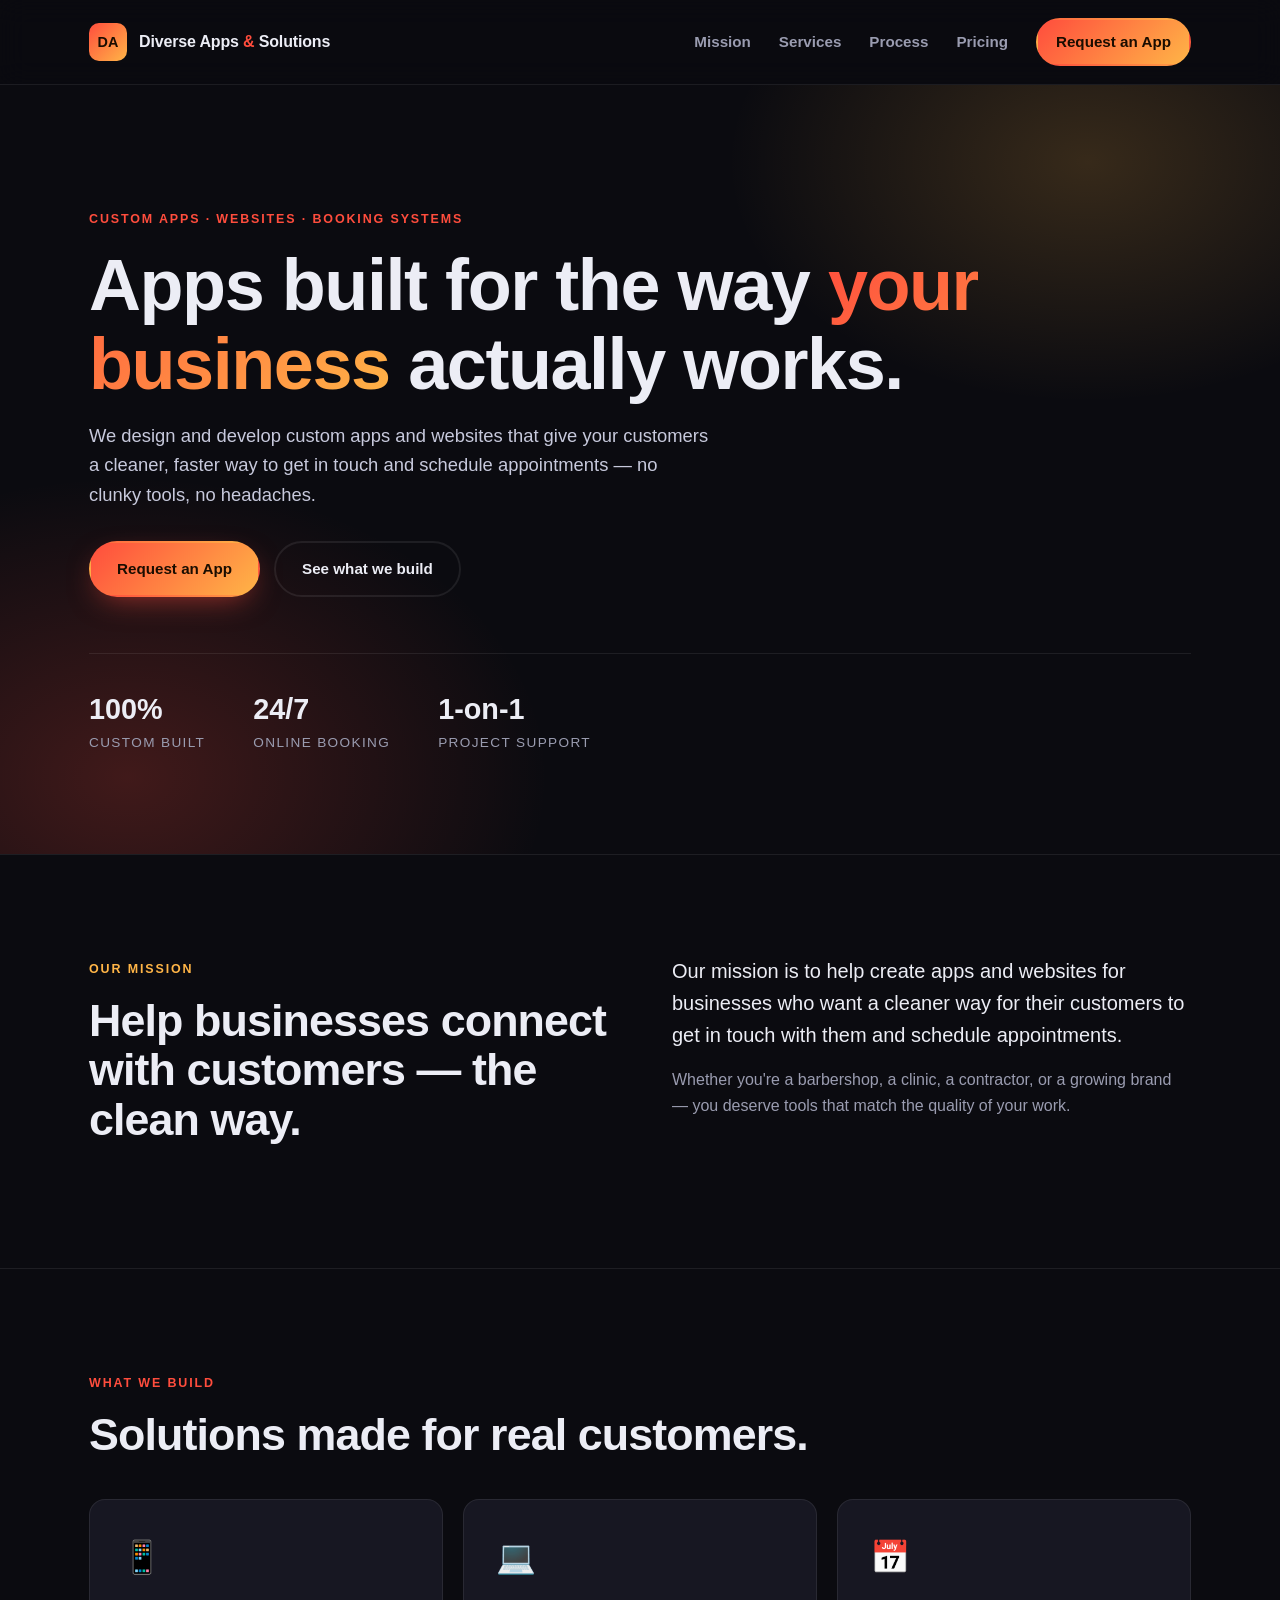
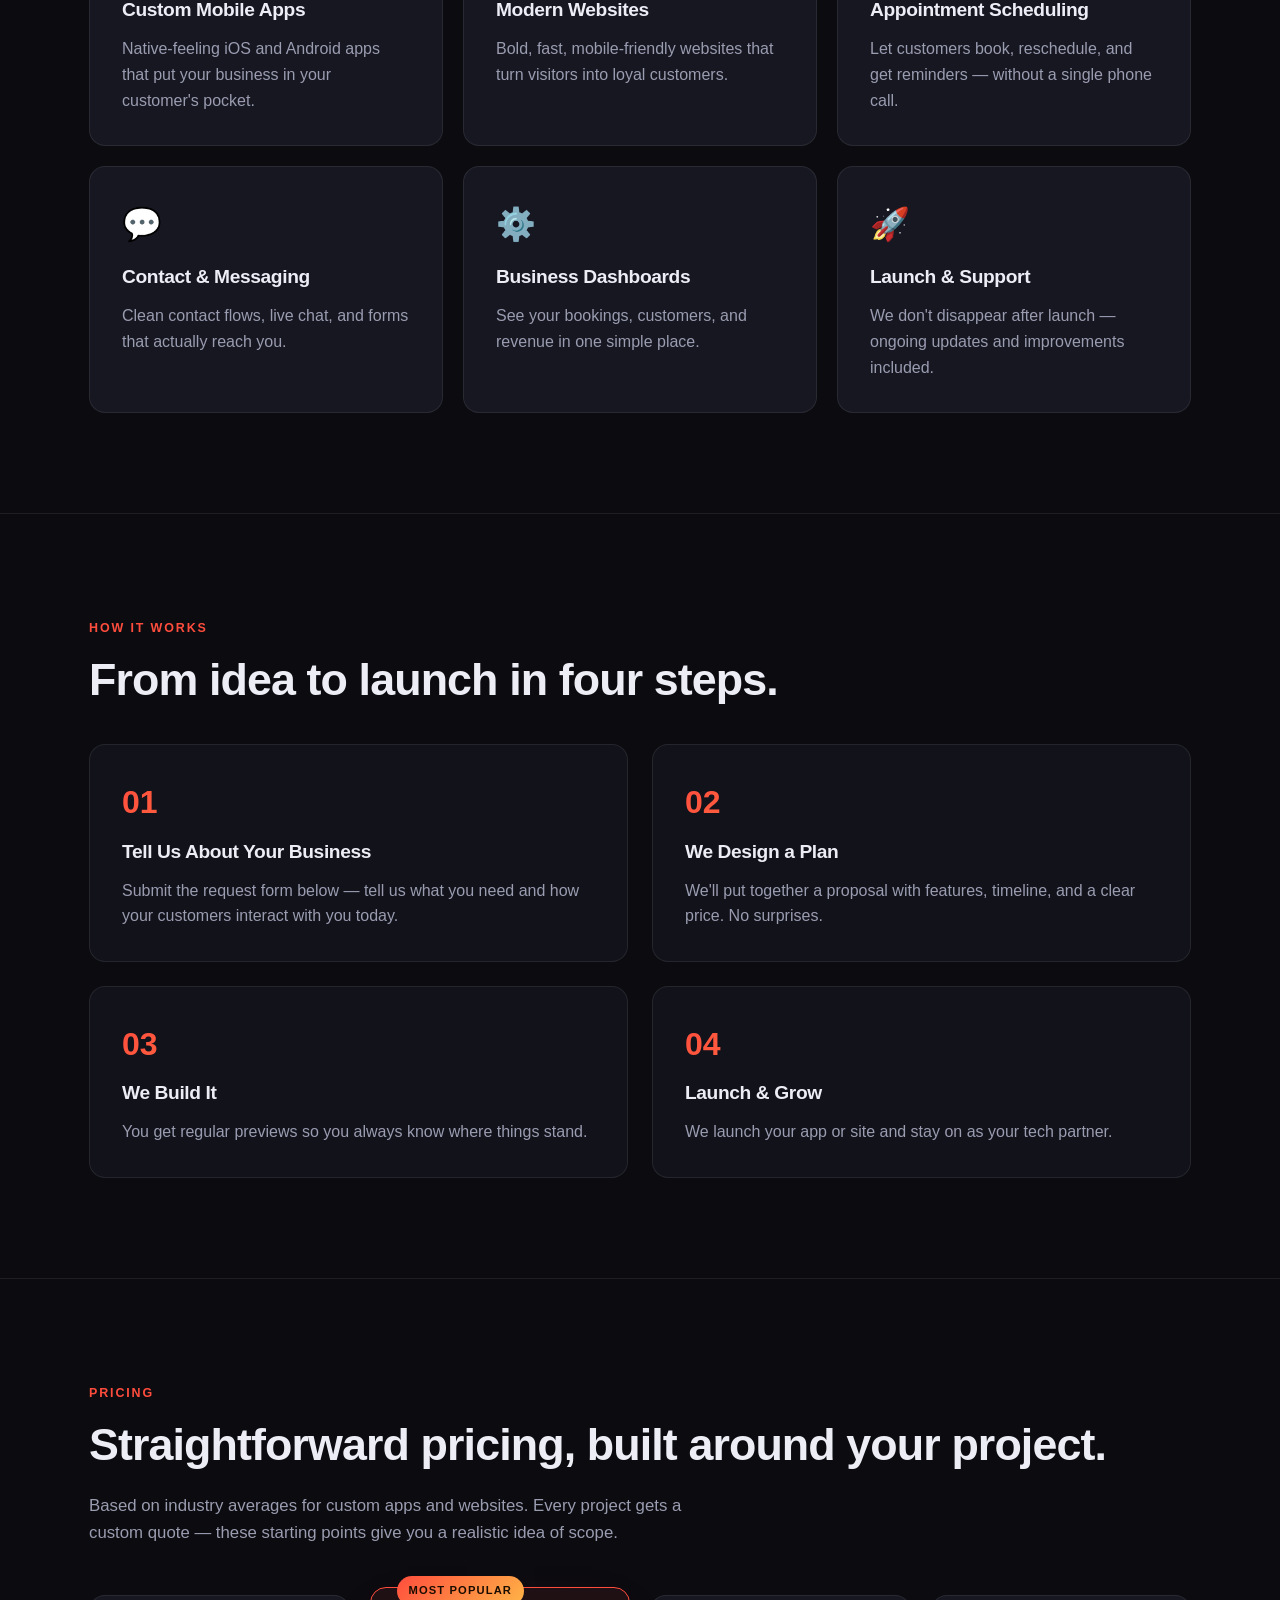
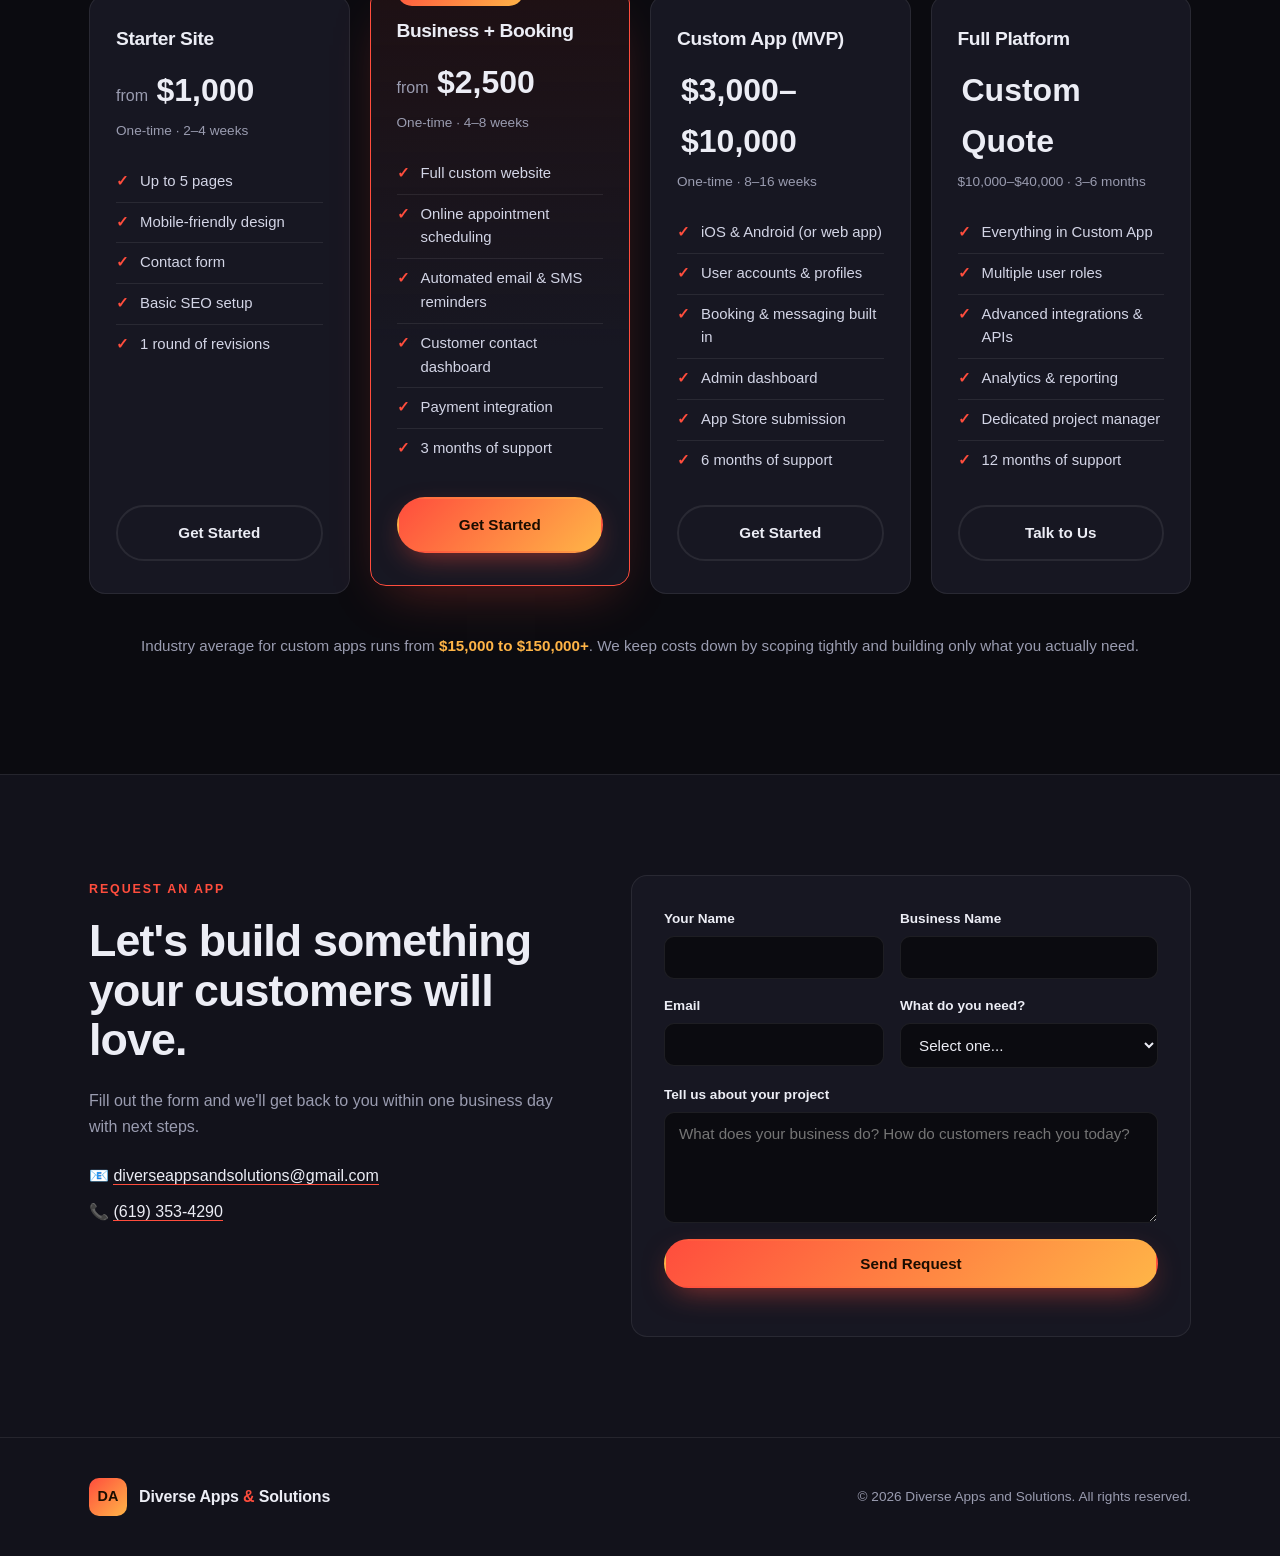
<file: index.html>
<!DOCTYPE html>
<html lang="en">
<head>
<meta charset="UTF-8" />
<meta name="viewport" content="width=device-width, initial-scale=1.0" />
<title>Diverse Apps and Solutions — Custom Apps & Websites for Your Business</title>
<meta name="description" content="Diverse Apps and Solutions builds custom apps and websites that give your customers a cleaner way to reach you and book appointments." />
<link rel="stylesheet" href="styles.css" />
</head>
<body>
  <header class="site-header">
    <div class="container nav">
      <a href="#top" class="logo">
        <span class="logo-mark">DA</span>
        <span class="logo-text">Diverse Apps <em>&amp;</em> Solutions</span>
      </a>
      <nav class="nav-links">
        <a href="#mission">Mission</a>
        <a href="#services">Services</a>
        <a href="#process">Process</a>
        <a href="#pricing">Pricing</a>
        <a href="#request" class="btn btn-small">Request an App</a>
      </nav>
    </div>
  </header>

  <main id="top">
    <!-- HERO -->
    <section class="hero">
      <div class="container hero-inner">
        <p class="eyebrow">Custom Apps &middot; Websites &middot; Booking Systems</p>
        <h1>Apps built for the way <span class="accent">your business</span> actually works.</h1>
        <p class="lede">We design and develop custom apps and websites that give your customers a cleaner, faster way to get in touch and schedule appointments — no clunky tools, no headaches.</p>
        <div class="hero-cta">
          <a href="#request" class="btn btn-primary">Request an App</a>
          <a href="#services" class="btn btn-ghost">See what we build</a>
        </div>
        <div class="hero-stats">
          <div><strong>100%</strong><span>Custom Built</span></div>
          <div><strong>24/7</strong><span>Online Booking</span></div>
          <div><strong>1-on-1</strong><span>Project Support</span></div>
        </div>
      </div>
      <div class="hero-bg" aria-hidden="true"></div>
    </section>

    <!-- MISSION -->
    <section id="mission" class="section mission">
      <div class="container grid-2">
        <div>
          <p class="eyebrow dark">Our Mission</p>
          <h2>Help businesses connect with customers — the clean way.</h2>
        </div>
        <div>
          <p class="big-text">Our mission is to help create apps and websites for businesses who want a cleaner way for their customers to get in touch with them and schedule appointments.</p>
          <p>Whether you're a barbershop, a clinic, a contractor, or a growing brand — you deserve tools that match the quality of your work.</p>
        </div>
      </div>
    </section>

    <!-- SERVICES -->
    <section id="services" class="section services">
      <div class="container">
        <p class="eyebrow">What We Build</p>
        <h2>Solutions made for real customers.</h2>
        <div class="card-grid">
          <article class="card">
            <div class="card-icon">📱</div>
            <h3>Custom Mobile Apps</h3>
            <p>Native-feeling iOS and Android apps that put your business in your customer's pocket.</p>
          </article>
          <article class="card">
            <div class="card-icon">💻</div>
            <h3>Modern Websites</h3>
            <p>Bold, fast, mobile-friendly websites that turn visitors into loyal customers.</p>
          </article>
          <article class="card">
            <div class="card-icon">📅</div>
            <h3>Appointment Scheduling</h3>
            <p>Let customers book, reschedule, and get reminders — without a single phone call.</p>
          </article>
          <article class="card">
            <div class="card-icon">💬</div>
            <h3>Contact &amp; Messaging</h3>
            <p>Clean contact flows, live chat, and forms that actually reach you.</p>
          </article>
          <article class="card">
            <div class="card-icon">⚙️</div>
            <h3>Business Dashboards</h3>
            <p>See your bookings, customers, and revenue in one simple place.</p>
          </article>
          <article class="card">
            <div class="card-icon">🚀</div>
            <h3>Launch &amp; Support</h3>
            <p>We don't disappear after launch — ongoing updates and improvements included.</p>
          </article>
        </div>
      </div>
    </section>

    <!-- PROCESS -->
    <section id="process" class="section process">
      <div class="container">
        <p class="eyebrow">How It Works</p>
        <h2>From idea to launch in four steps.</h2>
        <ol class="steps">
          <li>
            <span class="step-num">01</span>
            <h3>Tell Us About Your Business</h3>
            <p>Submit the request form below — tell us what you need and how your customers interact with you today.</p>
          </li>
          <li>
            <span class="step-num">02</span>
            <h3>We Design a Plan</h3>
            <p>We'll put together a proposal with features, timeline, and a clear price. No surprises.</p>
          </li>
          <li>
            <span class="step-num">03</span>
            <h3>We Build It</h3>
            <p>You get regular previews so you always know where things stand.</p>
          </li>
          <li>
            <span class="step-num">04</span>
            <h3>Launch &amp; Grow</h3>
            <p>We launch your app or site and stay on as your tech partner.</p>
          </li>
        </ol>
      </div>
    </section>

    <!-- PRICING -->
    <section id="pricing" class="section pricing">
      <div class="container">
        <p class="eyebrow">Pricing</p>
        <h2>Straightforward pricing, built around your project.</h2>
        <p class="section-lede">Based on industry averages for custom apps and websites. Every project gets a custom quote — these starting points give you a realistic idea of scope.</p>

        <div class="price-grid">
          <article class="price-card">
            <h3>Starter Site</h3>
            <p class="price-tag">from <strong>$1,000</strong></p>
            <p class="price-sub">One-time &middot; 2–4 weeks</p>
            <ul class="price-list">
              <li>Up to 5 pages</li>
              <li>Mobile-friendly design</li>
              <li>Contact form</li>
              <li>Basic SEO setup</li>
              <li>1 round of revisions</li>
            </ul>
            <a href="#request" class="btn btn-ghost full-width">Get Started</a>
          </article>

          <article class="price-card featured">
            <span class="badge">Most Popular</span>
            <h3>Business + Booking</h3>
            <p class="price-tag">from <strong>$2,500</strong></p>
            <p class="price-sub">One-time &middot; 4–8 weeks</p>
            <ul class="price-list">
              <li>Full custom website</li>
              <li>Online appointment scheduling</li>
              <li>Automated email &amp; SMS reminders</li>
              <li>Customer contact dashboard</li>
              <li>Payment integration</li>
              <li>3 months of support</li>
            </ul>
            <a href="#request" class="btn btn-primary full-width">Get Started</a>
          </article>

          <article class="price-card">
            <h3>Custom App (MVP)</h3>
            <p class="price-tag"><strong>$3,000–$10,000</strong></p>
            <p class="price-sub">One-time &middot; 8–16 weeks</p>
            <ul class="price-list">
              <li>iOS &amp; Android (or web app)</li>
              <li>User accounts &amp; profiles</li>
              <li>Booking &amp; messaging built in</li>
              <li>Admin dashboard</li>
              <li>App Store submission</li>
              <li>6 months of support</li>
            </ul>
            <a href="#request" class="btn btn-ghost full-width">Get Started</a>
          </article>

          <article class="price-card">
            <h3>Full Platform</h3>
            <p class="price-tag"><strong>Custom Quote</strong></p>
            <p class="price-sub">$10,000–$40,000 &middot; 3–6 months</p>
            <ul class="price-list">
              <li>Everything in Custom App</li>
              <li>Multiple user roles</li>
              <li>Advanced integrations &amp; APIs</li>
              <li>Analytics &amp; reporting</li>
              <li>Dedicated project manager</li>
              <li>12 months of support</li>
            </ul>
            <a href="#request" class="btn btn-ghost full-width">Talk to Us</a>
          </article>
        </div>

        <p class="pricing-note">Industry average for custom apps runs from <strong>$15,000 to $150,000+</strong>. We keep costs down by scoping tightly and building only what you actually need.</p>
      </div>
    </section>

    <!-- REQUEST FORM -->
    <section id="request" class="section request">
      <div class="container grid-2">
        <div>
          <p class="eyebrow">Request an App</p>
          <h2>Let's build something your customers will love.</h2>
          <p>Fill out the form and we'll get back to you within one business day with next steps.</p>
          <ul class="contact-list">
            <li>📧 <a href="mailto:diverseappsandsolutions@gmail.com">diverseappsandsolutions@gmail.com</a></li>
            <li>📞 <a href="tel:+16193534290">(619) 353-4290</a></li>
          </ul>
        </div>
        <form class="request-form" action="https://formsubmit.co/diverseappsandsolutions@gmail.com" method="POST">
          <input type="hidden" name="_subject" value="New app request from Diverse Apps website" />
          <input type="hidden" name="_template" value="table" />
          <input type="hidden" name="_captcha" value="false" />
          <input type="hidden" name="_autoresponse" value="Hi there! Thanks for reaching out to Diverse Apps and Solutions. We got your request and will be in touch within 1 business day. In the meantime, feel free to reply to this email or call us at (619) 353-4290. — The Diverse Apps and Solutions Team" />
          <input type="hidden" name="_next" value="https://diverseappsandsolutions.com/thanks.html" />
          <label>
            <span>Your Name</span>
            <input type="text" name="name" required />
          </label>
          <label>
            <span>Business Name</span>
            <input type="text" name="business" required />
          </label>
          <label>
            <span>Email</span>
            <input type="email" name="email" required />
          </label>
          <label>
            <span>What do you need?</span>
            <select name="type" required>
              <option value="">Select one...</option>
              <option>Mobile App</option>
              <option>Website</option>
              <option>Booking / Appointment System</option>
              <option>Something else</option>
            </select>
          </label>
          <label class="full">
            <span>Tell us about your project</span>
            <textarea name="details" rows="5" required placeholder="What does your business do? How do customers reach you today?"></textarea>
          </label>
          <button type="submit" class="btn btn-primary full">Send Request</button>
          <p class="form-note" id="formNote"></p>
        </form>
      </div>
    </section>
  </main>

  <footer class="site-footer">
    <div class="container footer-inner">
      <div class="logo">
        <span class="logo-mark">DA</span>
        <span class="logo-text">Diverse Apps <em>&amp;</em> Solutions</span>
      </div>
      <p>&copy; <span id="year"></span> Diverse Apps and Solutions. All rights reserved.</p>
    </div>
  </footer>

  <script src="script.js"></script>
</body>
</html>
</file>
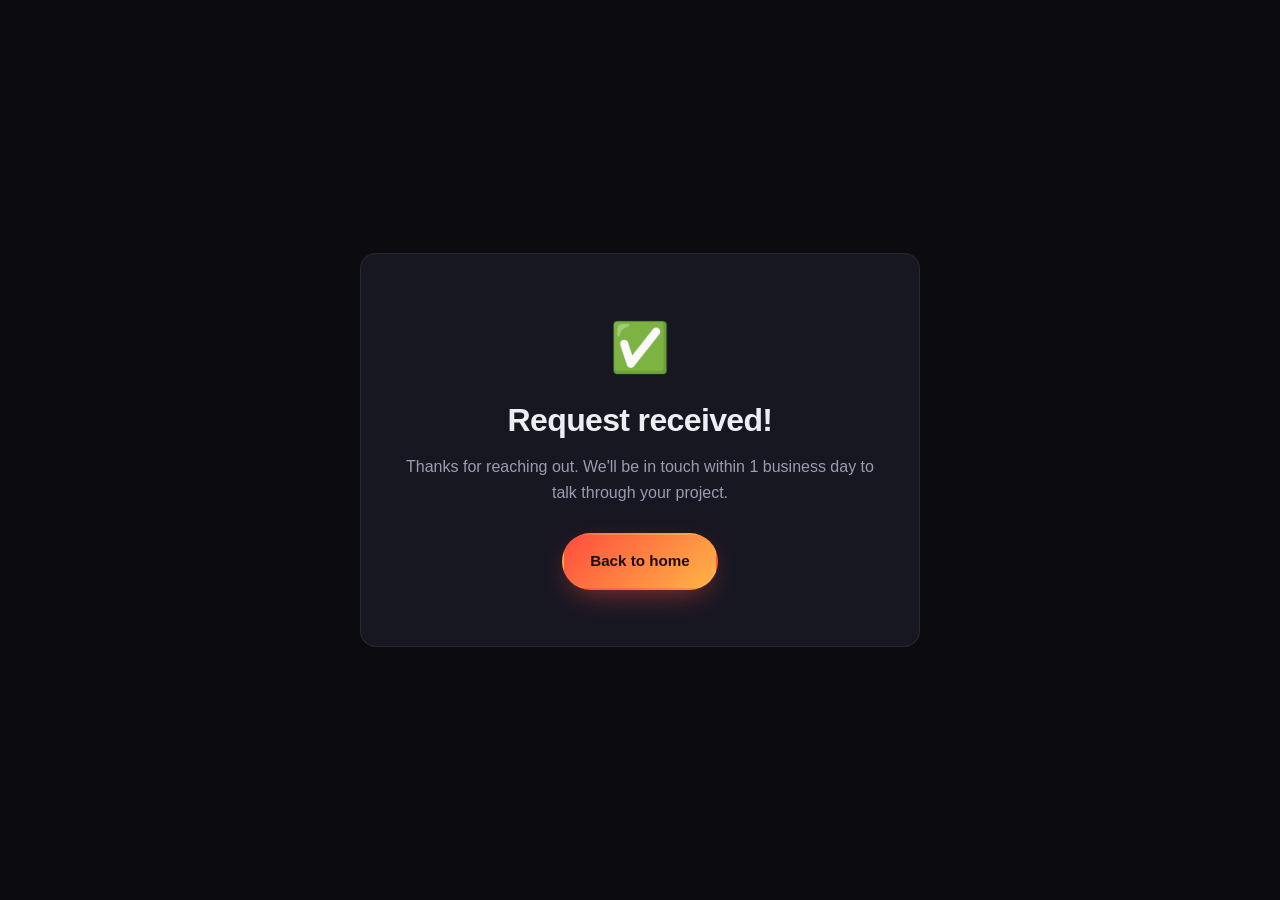
<file: thanks.html>
<!DOCTYPE html>
<html lang="en">
<head>
<meta charset="UTF-8" />
<meta name="viewport" content="width=device-width, initial-scale=1.0" />
<title>Thanks! — Diverse Apps and Solutions</title>
<link rel="stylesheet" href="styles.css" />
<style>
  .thanks-wrap { min-height: 100vh; display: grid; place-items: center; padding: 40px 24px; text-align: center; }
  .thanks-card { max-width: 560px; background: var(--surface); border: 1px solid var(--border); border-radius: var(--radius); padding: 56px 40px; }
  .check { font-size: 3rem; margin-bottom: 16px; }
  .thanks-card h1 { font-size: 2rem; margin-bottom: 16px; }
  .thanks-card p { color: var(--muted); margin-bottom: 28px; }
</style>
</head>
<body>
  <div class="thanks-wrap">
    <div class="thanks-card">
      <div class="check">✅</div>
      <h1>Request received!</h1>
      <p>Thanks for reaching out. We'll be in touch within 1 business day to talk through your project.</p>
      <a href="/" class="btn btn-primary">Back to home</a>
    </div>
  </div>
</body>
</html>
</file>
<file: styles.css>
/* ---------- Base ---------- */
:root {
  --bg: #0b0b10;
  --bg-2: #12121b;
  --surface: #171722;
  --text: #ecedf5;
  --muted: #9a9cb0;
  --accent: #ff4d3d;
  --accent-2: #ffb547;
  --gradient: linear-gradient(135deg, #ff4d3d 0%, #ffb547 100%);
  --border: rgba(255, 255, 255, 0.08);
  --radius: 16px;
  --max: 1150px;
}

* { box-sizing: border-box; }
html { scroll-behavior: smooth; }
body {
  margin: 0;
  font-family: -apple-system, BlinkMacSystemFont, "Inter", "Segoe UI", Roboto, sans-serif;
  background: var(--bg);
  color: var(--text);
  line-height: 1.6;
  -webkit-font-smoothing: antialiased;
}
img { max-width: 100%; display: block; }
a { color: inherit; text-decoration: none; }

.container {
  max-width: var(--max);
  margin: 0 auto;
  padding: 0 24px;
}

/* ---------- Typography ---------- */
h1, h2, h3 {
  font-weight: 800;
  letter-spacing: -0.02em;
  line-height: 1.1;
  margin: 0 0 16px;
}
h1 { font-size: clamp(2.4rem, 6vw, 4.5rem); }
h2 { font-size: clamp(1.8rem, 4vw, 2.8rem); margin-bottom: 24px; }
h3 { font-size: 1.2rem; }
p  { margin: 0 0 16px; color: var(--muted); }
.accent { background: var(--gradient); -webkit-background-clip: text; background-clip: text; color: transparent; }

.eyebrow {
  display: inline-block;
  text-transform: uppercase;
  letter-spacing: 0.15em;
  font-size: 0.78rem;
  font-weight: 700;
  color: var(--accent);
  margin: 0 0 16px;
}
.eyebrow.dark { color: var(--accent-2); }
.lede { font-size: 1.15rem; color: #c7c9dc; max-width: 620px; }
.big-text { font-size: 1.25rem; color: var(--text); }

/* ---------- Buttons ---------- */
.btn {
  display: inline-block;
  padding: 14px 26px;
  border-radius: 999px;
  font-weight: 700;
  font-size: 0.95rem;
  border: 2px solid transparent;
  cursor: pointer;
  transition: transform 0.15s ease, box-shadow 0.15s ease, background 0.2s ease;
}
.btn-primary {
  background: var(--gradient);
  color: #1a0d00;
  box-shadow: 0 10px 30px -10px rgba(255, 77, 61, 0.6);
}
.btn-primary:hover { transform: translateY(-2px); }
.btn-ghost {
  border-color: var(--border);
  color: var(--text);
}
.btn-ghost:hover { border-color: var(--accent); color: var(--accent); }
.btn-small { padding: 10px 18px; font-size: 0.85rem; background: var(--gradient); color: #1a0d00; }

/* ---------- Header ---------- */
.site-header {
  position: sticky;
  top: 0;
  z-index: 50;
  backdrop-filter: blur(14px);
  background: rgba(11, 11, 16, 0.72);
  border-bottom: 1px solid var(--border);
}
.nav {
  display: flex;
  align-items: center;
  justify-content: space-between;
  padding: 18px 24px;
}
.logo { display: flex; align-items: center; gap: 12px; font-weight: 800; }
.logo-mark {
  display: inline-grid;
  place-items: center;
  width: 38px; height: 38px;
  border-radius: 10px;
  background: var(--gradient);
  color: #1a0d00;
  font-weight: 900;
  font-size: 0.9rem;
}
.logo-text { font-size: 1rem; letter-spacing: -0.01em; }
.logo-text em { font-style: normal; color: var(--accent); }
.nav-links { display: flex; align-items: center; gap: 28px; }
.nav-links a { color: var(--muted); font-weight: 600; font-size: 0.95rem; }
.nav-links a:hover { color: var(--text); }
.nav-links a.btn-small { color: #1a0d00; }

/* ---------- Hero ---------- */
.hero {
  position: relative;
  padding: 120px 0 100px;
  overflow: hidden;
}
.hero-bg {
  position: absolute;
  inset: 0;
  background:
    radial-gradient(600px 400px at 85% 10%, rgba(255, 181, 71, 0.18), transparent 60%),
    radial-gradient(700px 500px at 10% 90%, rgba(255, 77, 61, 0.22), transparent 60%);
  z-index: 0;
}
.hero-inner { position: relative; z-index: 1; }
.hero-cta { display: flex; flex-wrap: wrap; gap: 14px; margin: 32px 0 56px; }
.hero-stats {
  display: flex;
  gap: 48px;
  flex-wrap: wrap;
  padding-top: 32px;
  border-top: 1px solid var(--border);
}
.hero-stats div { display: flex; flex-direction: column; }
.hero-stats strong { font-size: 1.8rem; font-weight: 800; }
.hero-stats span { color: var(--muted); font-size: 0.85rem; text-transform: uppercase; letter-spacing: 0.1em; }

/* ---------- Sections ---------- */
.section { padding: 100px 0; border-top: 1px solid var(--border); }
.grid-2 {
  display: grid;
  grid-template-columns: 1fr 1fr;
  gap: 64px;
  align-items: start;
}

/* ---------- Services ---------- */
.card-grid {
  display: grid;
  grid-template-columns: repeat(3, 1fr);
  gap: 20px;
  margin-top: 40px;
}
.card {
  background: var(--surface);
  padding: 32px;
  border-radius: var(--radius);
  border: 1px solid var(--border);
  transition: transform 0.2s ease, border-color 0.2s ease;
}
.card:hover { transform: translateY(-4px); border-color: var(--accent); }
.card-icon { font-size: 2rem; margin-bottom: 16px; }
.card p { margin-bottom: 0; }

/* ---------- Process ---------- */
.steps {
  list-style: none;
  padding: 0;
  margin: 40px 0 0;
  display: grid;
  grid-template-columns: repeat(2, 1fr);
  gap: 24px;
}
.steps li {
  background: var(--bg-2);
  padding: 32px;
  border-radius: var(--radius);
  border: 1px solid var(--border);
}
.step-num {
  display: block;
  font-size: 2rem;
  font-weight: 900;
  background: var(--gradient);
  -webkit-background-clip: text;
  background-clip: text;
  color: transparent;
  margin-bottom: 12px;
}
.steps p { margin-bottom: 0; }

/* ---------- Pricing ---------- */
.section-lede { max-width: 640px; margin-bottom: 48px; font-size: 1.05rem; }
.price-grid {
  display: grid;
  grid-template-columns: repeat(4, 1fr);
  gap: 20px;
  margin-top: 20px;
}
.price-card {
  position: relative;
  background: var(--surface);
  border: 1px solid var(--border);
  border-radius: var(--radius);
  padding: 32px 26px;
  display: flex;
  flex-direction: column;
}
.price-card.featured {
  border-color: var(--accent);
  background: linear-gradient(180deg, rgba(255, 77, 61, 0.08), var(--surface) 60%);
  transform: translateY(-8px);
  box-shadow: 0 20px 50px -20px rgba(255, 77, 61, 0.35);
}
.badge {
  position: absolute;
  top: -12px;
  left: 26px;
  background: var(--gradient);
  color: #1a0d00;
  font-size: 0.7rem;
  font-weight: 800;
  padding: 6px 12px;
  border-radius: 999px;
  text-transform: uppercase;
  letter-spacing: 0.1em;
}
.price-tag { margin: 0 0 4px; font-size: 1rem; color: var(--muted); }
.price-tag strong {
  display: inline-block;
  font-size: 2rem;
  color: var(--text);
  font-weight: 800;
  margin-left: 4px;
}
.price-sub { font-size: 0.85rem; color: var(--muted); margin-bottom: 20px; }
.price-list {
  list-style: none;
  padding: 0;
  margin: 0 0 24px;
  flex: 1;
}
.price-list li {
  padding: 8px 0 8px 24px;
  position: relative;
  color: #d3d5e6;
  font-size: 0.93rem;
  border-bottom: 1px solid var(--border);
}
.price-list li:last-child { border-bottom: none; }
.price-list li::before {
  content: "✓";
  position: absolute;
  left: 0;
  color: var(--accent);
  font-weight: 800;
}
.full-width { width: 100%; text-align: center; }
.pricing-note {
  margin-top: 40px;
  text-align: center;
  font-size: 0.95rem;
  color: var(--muted);
}
.pricing-note strong { color: var(--accent-2); }

/* ---------- Request Form ---------- */
.request { background: var(--bg-2); }
.contact-list { list-style: none; padding: 0; margin-top: 24px; color: var(--text); }
.contact-list li { margin-bottom: 10px; }
.contact-list a { border-bottom: 1px solid var(--accent); }

.request-form {
  display: grid;
  grid-template-columns: 1fr 1fr;
  gap: 16px;
  background: var(--surface);
  padding: 32px;
  border-radius: var(--radius);
  border: 1px solid var(--border);
}
.request-form label { display: flex; flex-direction: column; gap: 6px; font-size: 0.85rem; font-weight: 600; }
.request-form .full { grid-column: 1 / -1; }
.request-form input,
.request-form select,
.request-form textarea {
  background: var(--bg);
  color: var(--text);
  border: 1px solid var(--border);
  border-radius: 10px;
  padding: 12px 14px;
  font-family: inherit;
  font-size: 0.95rem;
  resize: vertical;
}
.request-form input:focus,
.request-form select:focus,
.request-form textarea:focus {
  outline: none;
  border-color: var(--accent);
}
.form-note { grid-column: 1 / -1; margin: 0; font-size: 0.9rem; color: var(--accent-2); }

/* ---------- Footer ---------- */
.site-footer {
  padding: 40px 0;
  border-top: 1px solid var(--border);
  background: var(--bg-2);
}
.footer-inner {
  display: flex;
  justify-content: space-between;
  align-items: center;
  flex-wrap: wrap;
  gap: 16px;
}
.site-footer p { margin: 0; font-size: 0.85rem; }

/* ---------- Responsive ---------- */
@media (max-width: 860px) {
  .nav-links a:not(.btn-small) { display: none; }
  .grid-2 { grid-template-columns: 1fr; gap: 32px; }
  .card-grid { grid-template-columns: 1fr; }
  .steps { grid-template-columns: 1fr; }
  .request-form { grid-template-columns: 1fr; }
  .price-grid { grid-template-columns: 1fr; }
  .price-card.featured { transform: none; }
  .hero { padding: 80px 0 60px; }
  .section { padding: 70px 0; }
}
</file>
